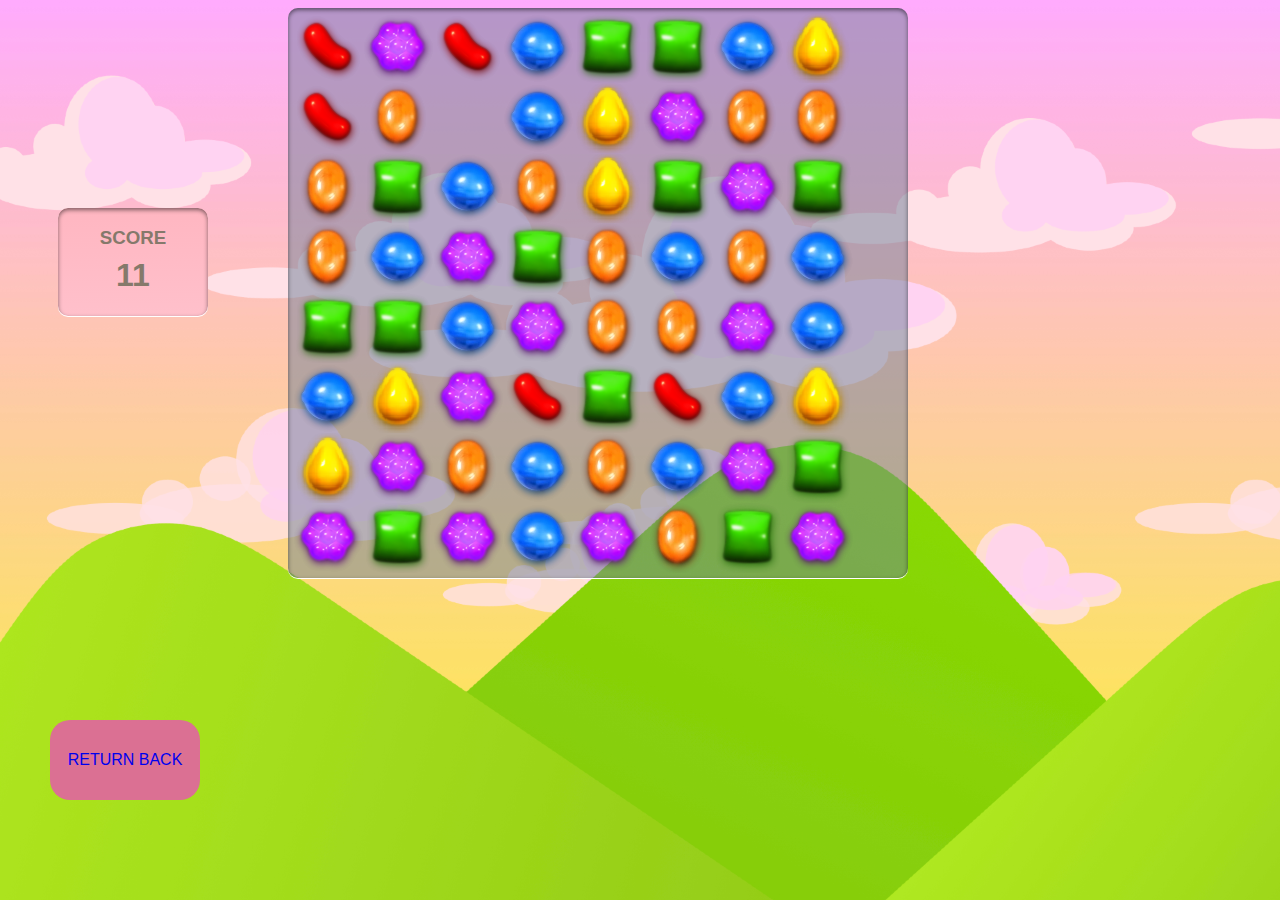
<file: candy crush/index.html>
<!DOCTYPE html>
<html lang="en">
<head>
    <meta charset="UTF-8">
    <meta http-equiv="X-UA-Compatible" content="IE=edge">
    <meta name="viewport" content="width=device-width, initial-scale=1.0">
    <link rel="stylesheet" href="./styles.css">
    <script src="./app.js" charset="UTF-8"></script>
    <title>Candy Crush</title>
</head>
<body>
  
    <div class="score-board">
        <h3>Score</h3>
        <h1 id="score"></h1>

    </div>
    <div class="grid"></div>
    <a href="../index.html"><div class="back">RETURN BACK</div></a>
    

    <div class="error">
        <p>Sorry, your screen dimensions will restrict you from enjoying this game :( <br>
            Try playing from pc or a larger screen device. <br> 
            As I'm still learning, I'll try my best for you to enjoy it on your device very soon!
        </p>
        <a href="../index.html">
            <div class="return">RETURN BACK</div>
        </a>
    </div>
</body>
</html>
</file>
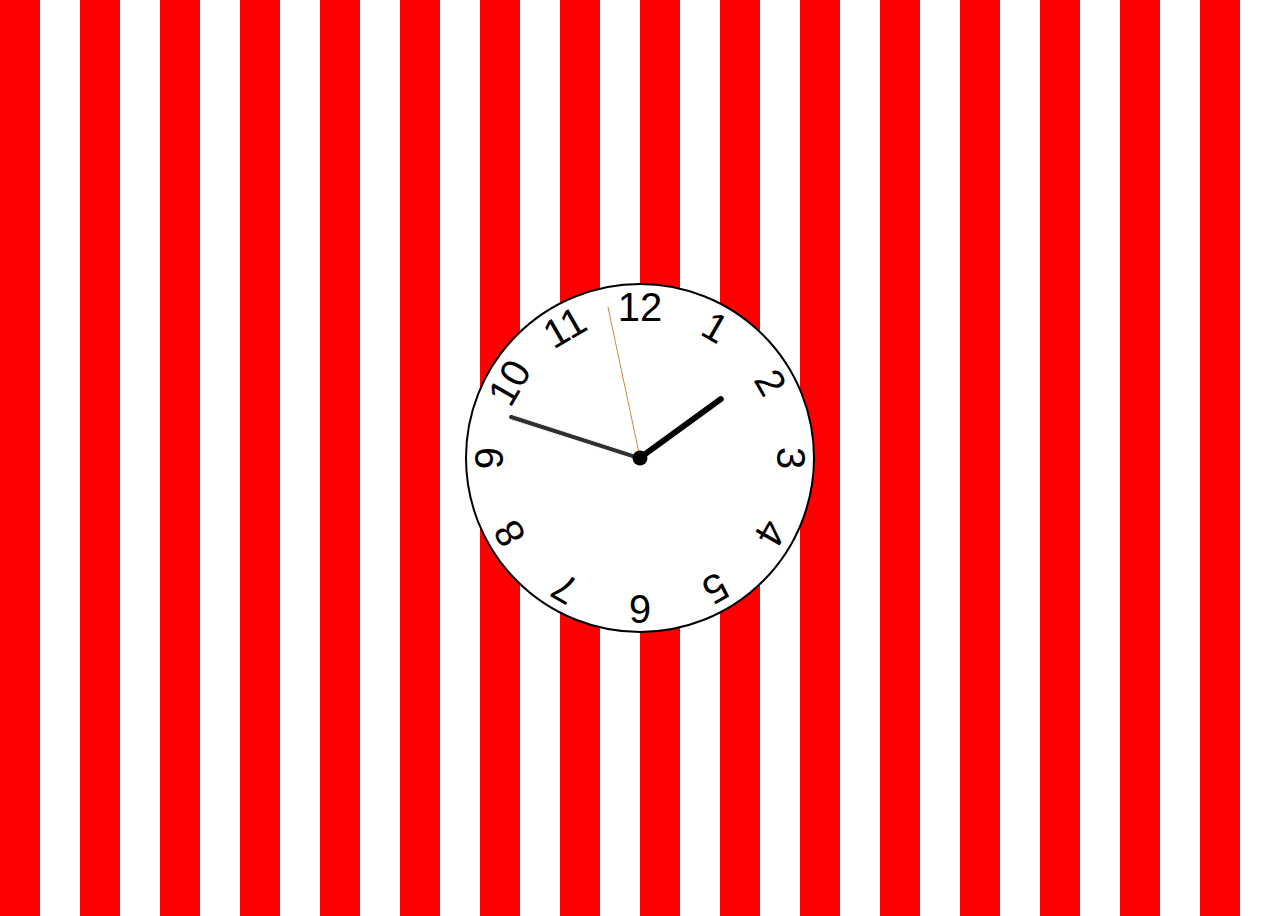
<file: clock/index.html>
<!DOCTYPE html>
<html lang="en">
<head>
    <meta charset="UTF-8">
    <meta http-equiv="X-UA-Compatible" content="IE=edge">
    <meta name="viewport" content="width=device-width, initial-scale=1.0">
    <title>CLOCK</title>
    <link rel="stylesheet" href="./style.css">
    <script defer src="./app.js"></script>
    <link rel="preconnect" href="https://fonts.googleapis.com">
    <link rel="preconnect" href="https://fonts.gstatic.com" crossorigin>
    <link href="https://fonts.googleapis.com/css2?family=Press+Start+2P&display=swap" rel="stylesheet">
</head>
<body>
    
    <div class="clock">
        <div class="hand hour" data-hour-hand></div>
        <div class="hand minute" data-minute-hand></div>
        <div class="hand second" data-second-hand></div>
        <div class="number number1">1</div>
        <div class="number number2">2</div>
        <div class="number number3">3</div>
        <div class="number number4">4</div>
        <div class="number number5">5</div>
        <div class="number number6">6</div>
        <div class="number number7">7</div>
        <div class="number number8">8</div>
        <div class="number number9">9</div>
        <div class="number number10">10</div>
        <div class="number number11">11</div>
        <div class="number number12">12</div>
    </div>

</body>
</html>
</file>
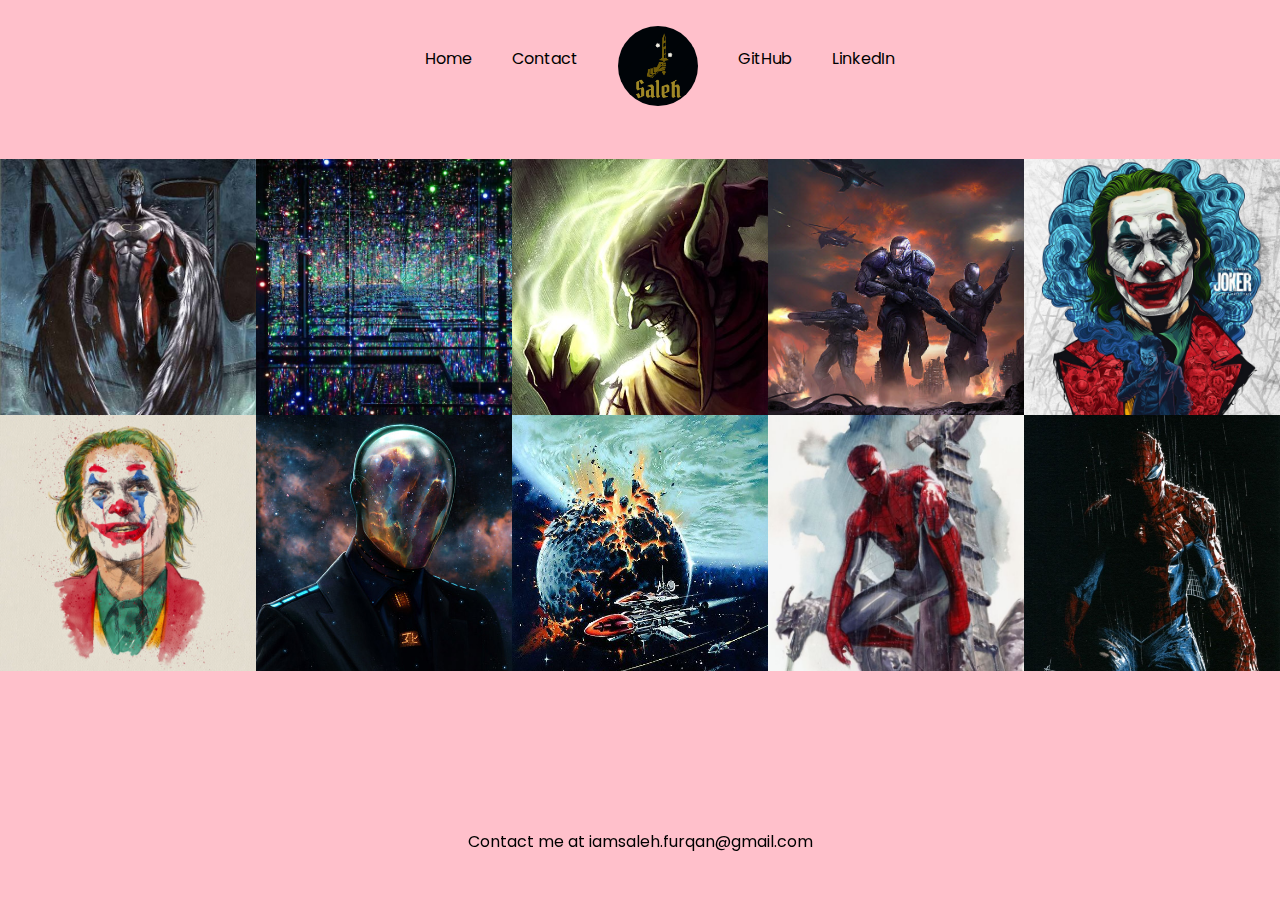
<file: Image Gallery/index.html>
<!DOCTYPE html>
<html lang="en">
<head>
    <meta charset="UTF-8">
    <meta http-equiv="X-UA-Compatible" content="IE=edge">
    <meta name="viewport" content="width=device-width, initial-scale=1.0">
    <title>Responsive Gallery Portfolio</title>
    <link rel="stylesheet" href="./styles.css">
    <link rel="preconnect" href="https://fonts.googleapis.com">
<link rel="preconnect" href="https://fonts.gstatic.com" crossorigin>
<link href="https://fonts.googleapis.com/css2?family=Poppins:wght@300;400;600;700;800&display=swap" rel="stylesheet">
</head>
<body>

    <div class="nav">
        <ul>
            <li class="extra-item"><a href="/">Home</a></li>
            <li><a href="#footer">Contact</a></li>
            <li>
                <img class="logo" src="images/logo.png" alt="logo"/>
            </li>
            <li><a href="https://www.github.com/saleh-furqan">GitHub</a></li>
            <li class="extra-item"><a href="https://www.linkedin.com/in/saleh-furqan">LinkedIn</a></li>
        </ul>
    </div>

    <div class="hero-section">
        <div class="row">
            <div class="container">
                <img src="images/angel.png" alt="angel"/>
                <div class="middle" style="background-color: grey;"">
                    <div class="text">Sample Text</div>
                </div>
            </div>
            <div class="container">
                <img src="images/futuristic.png" alt="futuristic lights"/>
                <div class="middle" style="background-color: green">
                    <div class="text">Sample Text</div>
                </div>
            </div>
            <div class="container">
                <img src="images/green-goblin.png" alt="green goblin"/>
                <div class="middle" style="background-color: yellowgreen;">
                    <div class="text">Sample Text</div>
                </div>
            </div>
            <div class="container">
                <img src="images/halo.png" alt="halo"/>
                <div class="middle" style="background-color: coral;">
                    <div class="text">Sample Text</div>
                </div>
            </div>
            <div class="container">
                <img src="images/joker.png" alt="joker"/>
                <div class="middle" style="background-color: rgb(41, 41, 172);">
                    <div class="text">Sample Text</div>
                </div>
            </div>
        </div>
        <div class="row">
            <div class="container">
                <img src="images/joker2.png" alt="another joker image"/>
                <div class="middle" style="background-color: purple;">
                    <div class="text">Sample Text</div>
                </div>
            </div>
            <div class="container">
                <img src="images/mask.png" alt="mask"/>
                <div class="middle" style="background-color: coral;">
                    <div class="text">Sample Text</div>
                </div>
            </div>
            <div class="container">
                <img src="images/planet.png" alt="planet"/>
                <div class="middle" style="background-color: teal;">
                    <div class="text">Sample Text</div>
                </div>
            </div>
            <div class="container">
                <img src="images/spider-man.png" alt="spider-man"/>
                <div class="middle" style="background-color: rgb(114, 14, 14);">
                    <div class="text">Sample Text</div>
                </div>
            </div>
            <div class="container">
                <img src="images/spidey.png" alt="another spider-man image"/>
                <div class="middle" style="background-color: goldenrod;">
                    <div class="text">Sample Text</div>
                </div>
            </div>
        </div>
    </div>
    <div class="spacer"></div>
    
    <div class="footer" id="footer">
        <p>Contact me at <a target="_blank" href="iamsaleh.furqan@gmail.com">iamsaleh.furqan@gmail.com</a></p>
    </div>

</body>
</html>
</file>
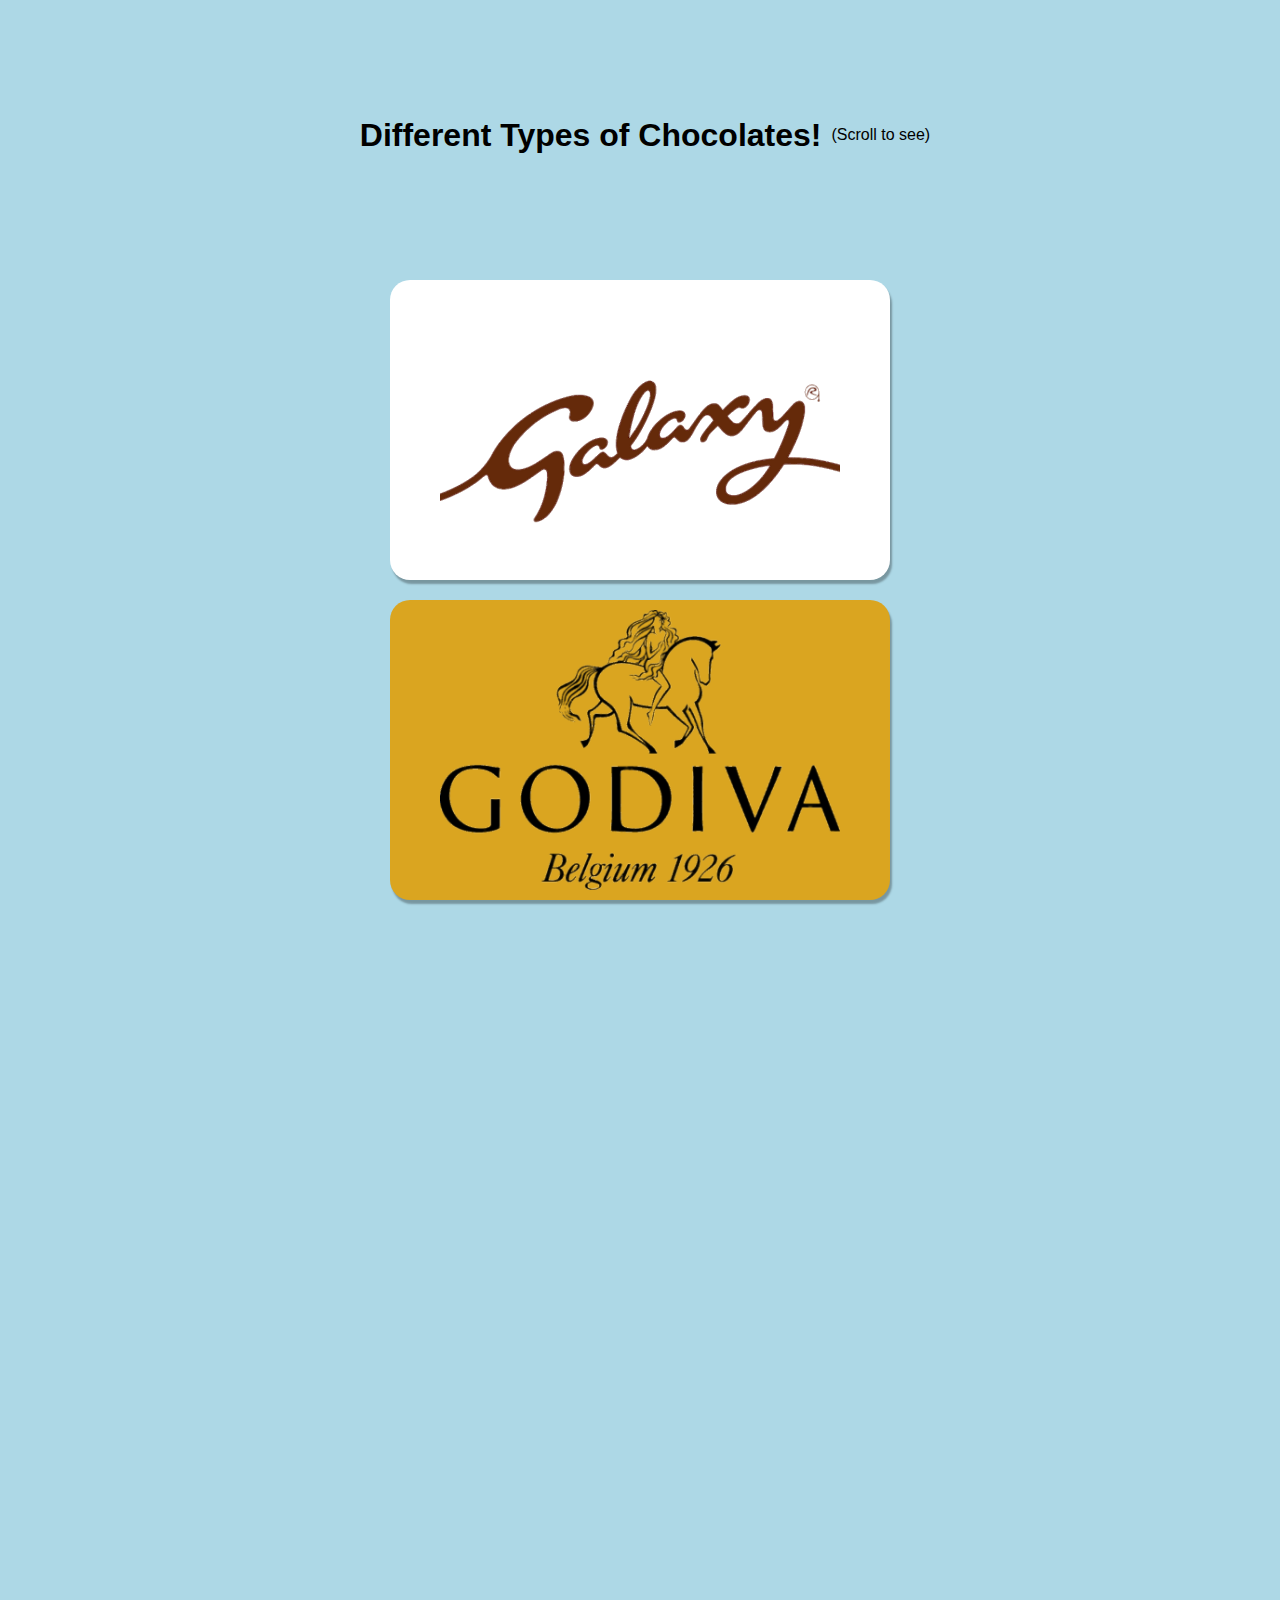
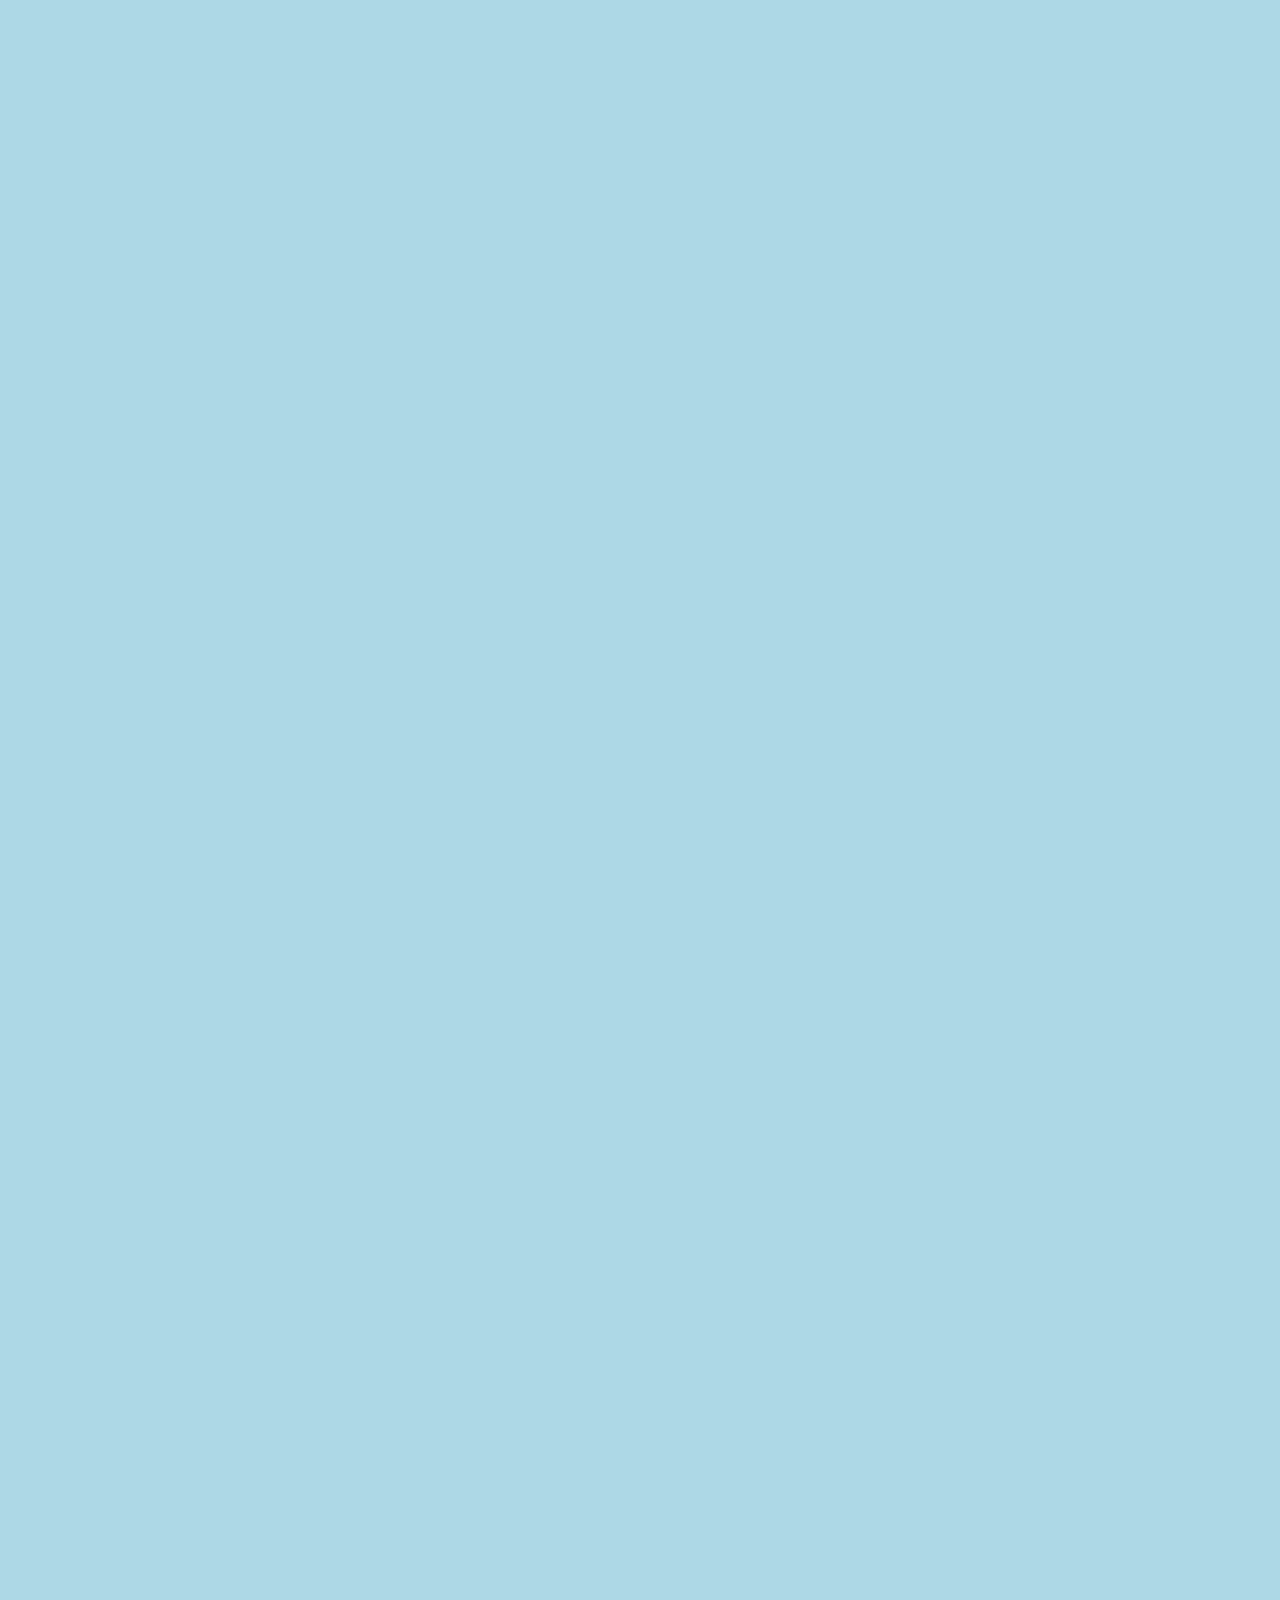
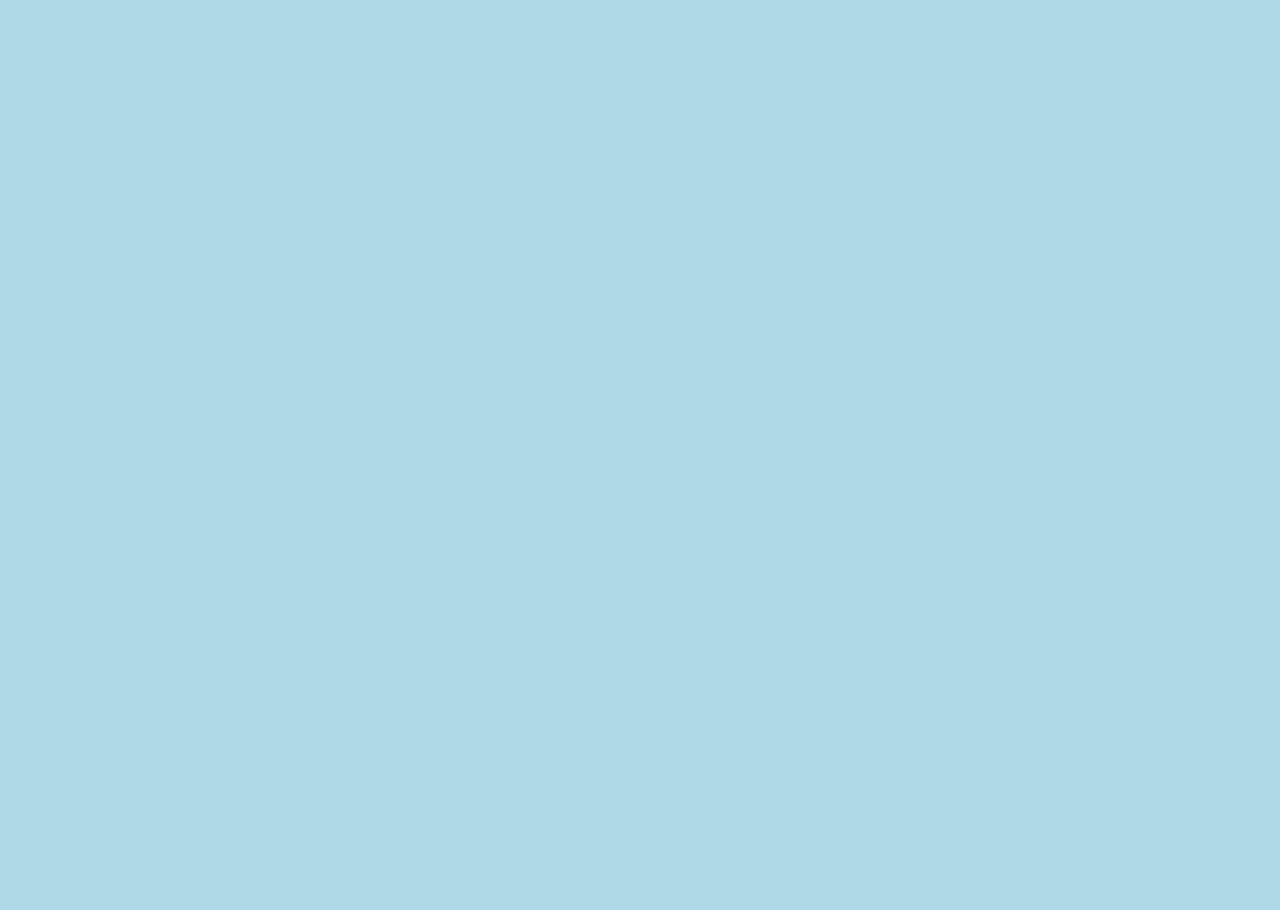
<file: scroll-animation/index.html>
<!DOCTYPE html>
<html lang="en">
<head>
    <meta charset="UTF-8">
    <meta http-equiv="X-UA-Compatible" content="IE=edge">
    <meta name="viewport" content="width=device-width, initial-scale=1.0">
    <title>Scroll Animation</title>
    <link rel="stylesheet" href="./style.css">
</head>
<body>
    <div class="header"><h1>Different Types of Chocolates!</h1><p>(Scroll to see)</p></div>
    <div class="box n1">
        <img src="./img/galaxy.png" alt="">
    </div>
    <div class="box n2">
        <img src="./img/godiva.png" alt="">
    </div>
    <div class="box n3">
        <img src="./img/hersh.png" alt="">
    </div>
    <div class="box n4">
        <img src="./img/kitkat.png" alt="">
    </div>
    <div class="box n5">
        <img src="./img/lindt.png" alt="">
    </div>
    <div class="box n6">
        <img src="./img/mars.png" alt="">
    </div>
    <div class="box n7">
        <img src="./img/mm.png" alt="">
    </div>
    <div class="box n8">
        <img src="./img/rocher.png" alt="">
    </div>
    <div class="box n9">
        <img src="./img/toblerone.png" alt="">
    </div>
    <div class="box n10">
        <img src="./img/smarties.png" alt="">
    </div>
    <div class="box n11">
        <img src="./img/bounty.png" alt="">
    </div>
    <div class="box n12">
        
    <!-- </div>
    <div class="box n13">
        
    </div>
    <div class="box n14">
        
    </div>
    <div class="box n15">
        
    </div>
    <div class="box">
        
    </div>
    <div class="box">
        
    </div>
    <div class="box">
        
    </div>
    <div class="box">
        
    </div>
    <div class="box">
        
    </div> -->

    <script src="./app.js"></script>
</body>
</html>
</file>
<file: candy crush/styles.css>
body {
  overflow: hidden;
  font-family: "Montserrat", sans-serif;
}
.grid {
  height: 560px;
  min-width: 560px;
  display: flex;
  flex-wrap: wrap;
  margin-left: 80px;
  background-color: rgba(109, 127, 151, 0.5);
  padding: 5px;
  border-radius: 10px;
  box-shadow: 0 2px 4px rgba(0, 0, 0, 0.5) inset, 0 1px 0 #fff;
  color: #85796b;
}

.grid div {
  height: 70px;
  width: 70px;
}

h3 {
  font-family: "Montserrat", sans-serif;
  text-transform: uppercase;
}

h1 {
  font-family: "Montserrat", sans-serif;
  text-transform: uppercase;
  margin-top: -10px;
}

.invisible {
  background-color: white;
}

body {
  background-image: url("images/candy.png");
  max-width: 100vh;
  display: flex;
}

.score-board {
  background-color: pink;
  border-radius: 10px;
  margin-top: 200px;
  margin-left: 50px;
  margin-bottom: 350px;
  min-width: 150px;

  display: flex;
  flex-direction: column;
  justify-content: space-between;
  align-items: center;
  text-align: center;
  background-image: linear-gradient(#ffb6c1, #ffc0cb);
  box-shadow: 0 2px 4px rgba(0, 0, 0, 0.5) inset, 0 1px 0 #fff;
  color: #85796b;
}
.back {
  border-radius: 20px;
  left: 50px;
  bottom: 100px;
  width: 150px;
  height: 80px;
  background-color: palevioletred;
  position: absolute;
  display: flex;
  text-align: center;
  align-items: center;
  justify-content: center;
  font-family: "Montserrat", sans-serif;
}
.back a {
  text-decoration: none;
  color: white;
}
@media only screen and (max-width: 920px) {
  .grid {
    margin-left: 2vw;
  }
  .score-board {
    margin-left: 0;
    margin-bottom: 250px;
  }
  .back {
    bottom: 0;
    left: 0;
    width: 150px;
    margin-left: 5px;
    margin-bottom: 5px;
  }
  .grid {
    margin: 0;
  }
}
.back:hover {
  box-shadow: 3px 3px gray;
  background-color: purple;
  color: #85796b;
  transition: all 0.4s ease;
}
.error {
  position: absolute;
  top: 0;
  left: 0;
  width: 100%;
  height: 100%;
  background-color: #85796b;
  color: white;
  display: none;
  align-items: center;
  text-align: center;
  justify-content: center;
  margin: 0;
  line-height: 2;
}
.error p {
  margin: 10px 100px;
}
.return {
  display: flex;
  width: 200px;
  height: 75px;
  background-color: #ffb6c1;
  display: flex;
  align-items: center;
  justify-content: center;
  text-align: center;
  margin-top: 100px;
  border-radius: 30px;
  color: white;
}
.return:hover {
  box-shadow: 3px 3px gray;
  background-color: paleturquoise;
  color: #85796b;
  transition: all 0.4s ease;
}
a {
  text-decoration: none;
}
@media only screen and (max-width: 730px) {
  .error {
    display: flex;
    flex-direction: column;
  }
}
@media only screen and (max-height: 600px) {
  .error {
    display: flex;
  }
}
</file>
<file: clock/style.css>
*,
*::after,
*::before {
  font-family: "Poppins", sans-serif;
  box-sizing: border-box;
}

body {
  background: repeating-linear-gradient(
    to right,
    red 0px,
    red 40px,
    white 40px,
    white 80px
  );
  display: flex;
  justify-content: center;
  align-items: center;
  min-height: 100vh;
  overflow: hidden;
}

.clock {
  width: 350px;
  height: 350px;
  background-color: rgba(255, 255, 255);
  border-radius: 50%;
  border: 2px solid black;
  position: relative;
  transition: all 0.4s;
}
.clock .number {
  --rotation: 0;
  position: absolute;
  width: 100%;
  height: 100%;
  text-align: center;
  transform: rotate(var(--rotation));
  font-size: 2.5rem;
}

.clock .number1 {
  --rotation: 30deg;
}
.clock .number2 {
  --rotation: 60deg;
}
.clock .number3 {
  --rotation: 90deg;
}
.clock .number4 {
  --rotation: 120deg;
}
.clock .number5 {
  --rotation: 150deg;
}
.clock .number6 {
  --rotation: 180deg;
}
.clock .number7 {
  --rotation: 210deg;
}
.clock .number8 {
  --rotation: 240deg;
}
.clock .number9 {
  --rotation: 270deg;
}
.clock .number10 {
  --rotation: 300deg;
}
.clock .number11 {
  --rotation: 330deg;
}
.clock .number12 {
  --rotation: 0deg;
}

.clock .hand {
  --rotation: 0;
  position: absolute;
  bottom: 50%;
  left: 50%;
  background-color: black;
  border: 1px solid white;
  border-top-left-radius: 10px;
  border-top-right-radius: 10px;
  z-index: 10;
  transform: translateX(-50%) rotate(calc(var(--rotation) * 1deg));
  transform-origin: bottom;
  transition: all 0.4 ease;
}
.clock:hover {
  background-color: peachpuff;
  color: rgb(56, 56, 56);
  border-color: rgb(56, 56, 56);
  transform: scale(1.2);
  box-shadow: 10px 10px 10px rgb(56, 56, 56);
}

.clock::after {
  content: "";
  position: absolute;
  background-color: black;
  z-index: 11;
  width: 15px;
  height: 15px;
  top: 50%;
  left: 50%;
  transform: translate(-50%, -50%);
  border-radius: 50%;
}

.clock .hand.second {
  width: 3px;
  height: 45%;
  background-color: peru;
}
.clock .hand.minute {
  width: 6px;
  height: 40%;
  background-color: rgb(49, 48, 48);
}
.clock .hand.hour {
  width: 8px;
  height: 30%;
  background-color: black;
}

@media only screen and (max-width: 350px) {
  .clock {
    display: none;
  }
  body {
    background: repeating-linear-gradient(
      to bottom right,
      yellow 0px,
      yellow 20px,
      black 20px,
      black 40px
    );
  }
}
</file>
<file: Image Gallery/styles.css>
body {
	background-color: pink;
    margin: 0;
    font-family: Poppins, sans-serif;
}

@keyframes gradient {
	0% {
		background-position: 0% 50%;
	}
	50% {
		background-position: 100% 50%;
	}
	100% {
		background-position: 0% 50%;
	}
}


.logo {
    width: 80px;
    border-radius: 40px;
    margin-top: -20px;
}

ul {
    display: flex;
}

.nav {
    display: flex;
    justify-content: center;
    padding: 10px 0;
}

li {
    list-style-type: none;
    padding: 20px;
}

.row {
    display: flex;
    flex-wrap: wrap;
}

.container {
    width: 20%;
    position: relative;
    transition: transform 500ms;
    display: block;
}

.container img {
    width: 100%;
    opacity: 1;
    height: auto;
    display: block;
}

.row .container:focus,
.row .container:hover {
    transform: scale(1.5);
    z-index: 1;
}

.middle {
    transition: 0.5s ease;
    opacity: 0;
    position: absolute;
    top: 50%;
    left: 50%;
    width: 50%;
    height: 50%;
    transform: translate(-50%, -50%);
    text-align: center;
}

.container:hover .middle {
    opacity: 1;
}

.text {
    color: white;
    font-size: 16px;
    padding: 16px 32px;
}

.footer {
    display: flex;
    justify-content: center;
    padding: 30px 0;
    width: 100%;
}

a {
    text-decoration: none;
    color: black;
}

@media only screen and (max-width: 1500px) {
    .text {
        font-size: 10px;
        padding: 32px 16px;
    }

    .footer {
        position: fixed;
        bottom: 0;
    }
}  

@media only screen and (max-width: 800px) {

    .container {
        width: 100%;
    }

    body {
        background-color: bisque;
    }
    .extra-item {
        display: none;
    }

    .row .container:focus,
    .row .container:hover {
    transform: none;
    z-index: 1;}

    .footer {
        position: relative;
    }

    .text {
        font-size: 32px;
        padding: 32px 16px;
    }
}
</file>
<file: scroll-animation/style.css>
* {
  box-sizing: border-box;
}

body {
  font-family: sans-serif;
  background-color: lightblue;
  display: flex;
  flex-direction: column;
  align-items: center;
  justify-content: center;
  margin: 0;
  overflow-x: hidden;
}
h1 {
  margin: 10px;
}
.header {
  width: 100%;
  height: 30vh;
  display: flex;
  text-align: center;
  align-items: center;
  justify-content: center;
}

.box {
  background-color: lightcoral;
  color: white;
  display: flex;
  align-items: center;
  justify-content: center;
  width: 500px;
  height: 300px;
  margin: 10px;
  border-radius: 20px;
  box-shadow: 2px 4px 2px rgba(0, 0, 0, 0.3);
  transform: translateX(400%);
  transition: all 0.5s ease;
}
.box img {
  width: 400px;
}
.n1 {
  background-color: white;
}
.n2 {
  background-color: goldenrod;
}
.n3 {
  background-color: #381216;
}
.n4 {
  background-color: #ec2227;
}
.n6 {
  background-color: black;
}
.n7 {
  background-color: yellow;
}
.n8 {
  background-color: gold;
}
.n9 {
  background-color: white;
}
.n10 {
  background-color: blue;
}
.n11 {
  background-color: white;
}

.box:hover {
  transform: scale(1.5);
}

.box:nth-of-type(even) {
  transform: translateX(-400%);
}
.box.show {
  transform: translateX(0);
}
.box h2 {
  font-size: 45px;
}
</file>
